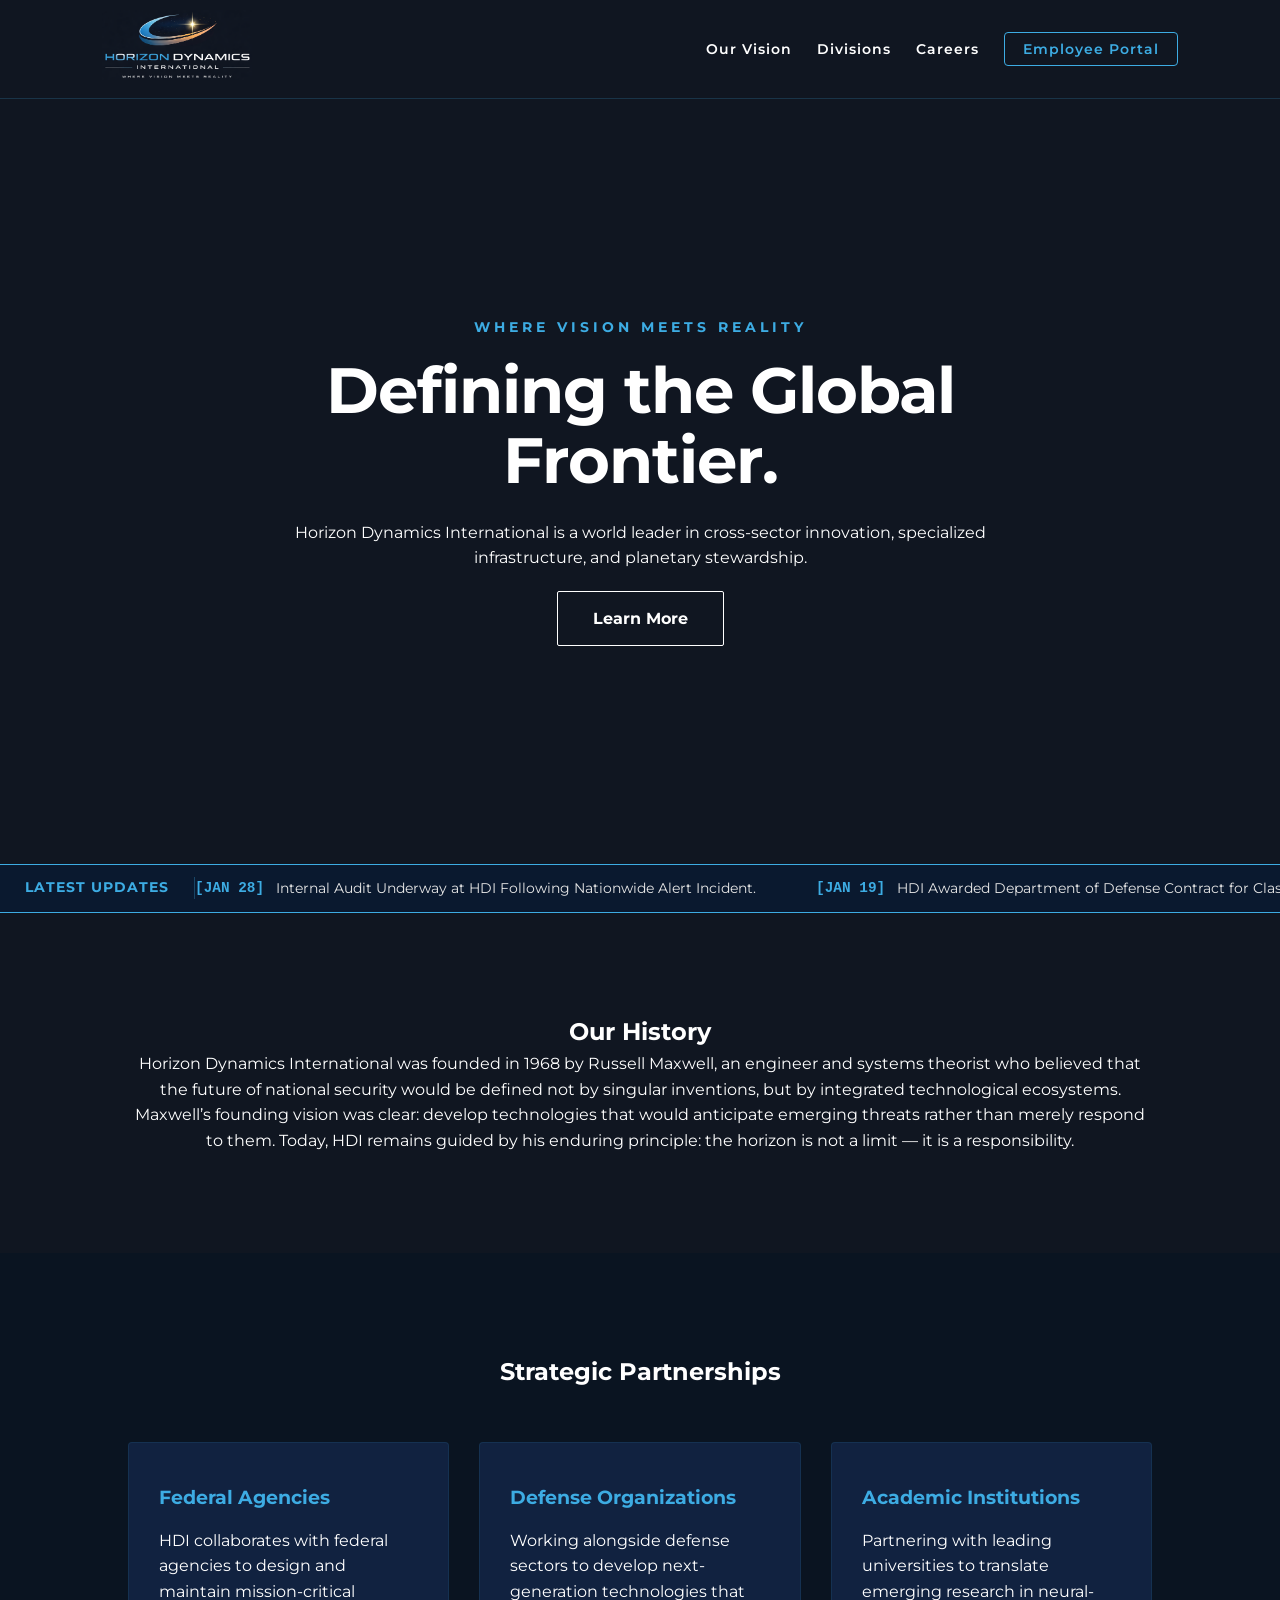
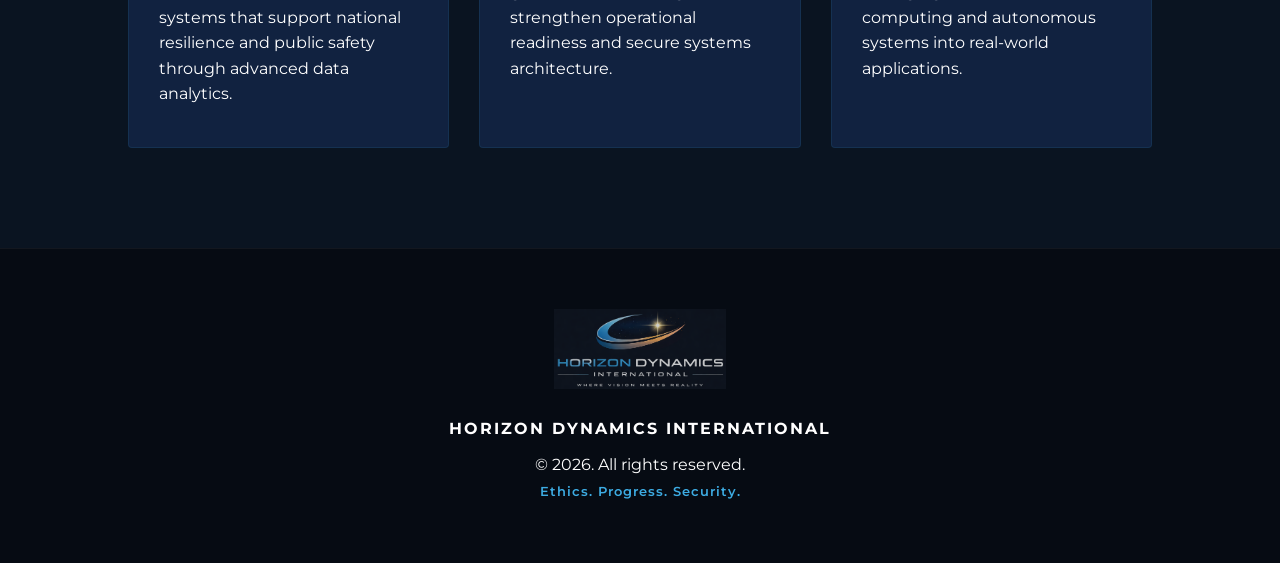
<file: index.html>
<!DOCTYPE html>
<html lang="en">
<head>
    <meta charset="UTF-8">
    <meta name="viewport" content="width=device-width, initial-scale=1.0">
    <title>Horizon Dynamics International | Where Vision Meets Reality</title>
    <link rel="stylesheet" href="style.css">
    <link href="https://fonts.googleapis.com/css2?family=Montserrat:wght@400;600;700&display=swap" rel="stylesheet">
    <style>
        /* News Banner Styling */
        .news-banner {
            background-color: #0a192f;
            border-top: 1px solid #3dace3;
            border-bottom: 1px solid #3dace3;
            padding: 12px 0;
            display: flex;
            align-items: center;
            overflow: hidden;
            white-space: nowrap;
            position: relative;
        }

        .news-label {
            background-color: #0a192f;
            color: #3dace3;
            font-weight: 700;
            text-transform: uppercase;
            padding: 0 25px;
            z-index: 10;
            font-size: 0.85rem;
            letter-spacing: 1px;
            border-right: 1px solid rgba(61, 172, 227, 0.3);
        }

        .news-ticker-container {
            display: flex;
            gap: 60px;
            animation: ticker-scroll 35s linear infinite;
        }

        .news-item {
            color: #e6e6e6;
            font-size: 0.9rem;
            display: flex;
            align-items: center;
        }

        .news-item span {
            color: #3dace3;
            margin-right: 12px;
            font-weight: 600;
            font-family: monospace;
        }

        /* Clickable Link Styling */
        .ticker-link {
            color: #e6e6e6;
            text-decoration: none;
            transition: color 0.2s ease;
        }

        .ticker-link:hover {
            color: #3dace3;
            text-decoration: underline;
        }

        /* Ticker Animation */
        @keyframes ticker-scroll {
            0% { transform: translateX(0); }
            100% { transform: translateX(-50%); } 
        }

        /* Pause on hover */
        .news-banner:hover .news-ticker-container {
            animation-play-state: paused;
        }
    </style>
</head>
<body>

    <nav>
        <div class="logo-container">
            <a href="index.html">
                <img src="hdi-logo.png" alt="Horizon Dynamics International Logo" class="nav-logo-img">
            </a>
        </div>
        <ul>
            <li><a href="vision.html">Our Vision</a></li>
            <li><a href="divisions.html">Divisions</a></li>
            <li><a href="careers.html">Careers</a></li>
            <li><a href="portal.html" class="login-btn">Employee Portal</a></li>
        </ul>
    </nav>

    <header class="hero">
        <div class="hero-content">
            <p class="hero-slogan">WHERE VISION MEETS REALITY</p>
            <h1>Defining the Global Frontier.</h1>
            <p>Horizon Dynamics International is a world leader in cross-sector innovation, specialized infrastructure, and planetary stewardship.</p>
            <a href="learn-more.html" class="cta">Learn More</a>
        </div>
    </header>

    <section class="news-banner">
        <div class="news-label">Latest Updates</div>
        <div class="news-ticker-container">
            <div class="news-item">
                <span>[JAN 28]</span> 
                <a href="article1.html" class="ticker-link">Internal Audit Underway at HDI Following Nationwide Alert Incident.</a>
            </div>
            <div class="news-item">
                <span>[JAN 19]</span> 
                <a href="article2.html" class="ticker-link">HDI Awarded Department of Defense Contract for Classified Defense Program.</a>
            </div>
            <div class="news-item"><span>[JAN 12]</span> tq paqe zaf dqyqnqd itmf tmbbqzqp fa tuyi</div>
            <div class="news-item">
                <span>[JAN 05]</span> 
                <a href="article3.html" class="ticker-link">CEO Olivia Bennett Addresses Global Energy Summit on Upcoming Product Line.</a>
            </div>
            
            <div class="news-item">
                <span>[JAN 28]</span> 
                <a href="article1.html" class="ticker-link">Internal Audit Underway at HDI Following Nationwide Alert Incident.</a>
            </div>
            <div class="news-item">
                <span>[JAN 19]</span> 
                <a href="article2.html" class="ticker-link">HDI Awarded Department of Defense Contract for Classified Defense Program.</a>
            </div>
            <div class="news-item"><span>[JAN 12]</span> tq paqe zaf dqyqnqd itmf tmbbqzqp fa tuyi</div>
            <div class="news-item">
                <span>[JAN 05]</span> 
                <a href="article3.html" class="ticker-link">CEO Olivia Bennett Addresses Global Energy Summit on Upcoming Product Line.</a>
            </div>
        </div>
    </section>

    <section id="about" class="section">
        <h2>Our History</h2>
        <p>Horizon Dynamics International was founded in 1968 by Russell Maxwell, an engineer and systems theorist who believed that the future of national security would be defined not by singular inventions, but by integrated technological ecosystems.</p>
        <p>Maxwell’s founding vision was clear: develop technologies that would anticipate emerging threats rather than merely respond to them. Today, HDI remains guided by his enduring principle: the horizon is not a limit — it is a responsibility.</p>
    </section>

    <section id="partnerships" class="section bg-dark">
        <h2>Strategic Partnerships</h2>
        <div class="grid">
            <div class="card">
                <h3>Federal Agencies</h3>
                <p>HDI collaborates with federal agencies to design and maintain mission-critical systems that support national resilience and public safety through advanced data analytics.</p>
            </div>
            <div class="card">
                <h3>Defense Organizations</h3>
                <p>Working alongside defense sectors to develop next-generation technologies that strengthen operational readiness and secure systems architecture.</p>
            </div>
            <div class="card">
                <h3>Academic Institutions</h3>
                <p>Partnering with leading universities to translate emerging research in neural-computing and autonomous systems into real-world applications.</p>
            </div>
        </div>
    </section>

    <footer>
        <img src="hdi-logo.png" alt="HDI Logo" class="footer-logo-img">
        <p class="brand-name">HORIZON DYNAMICS INTERNATIONAL</p>
        <p>&copy; 2026. All rights reserved. <br> 
        <small>Ethics. Progress. Security.</small></p>
    </footer>

</body>
</html>
</file>
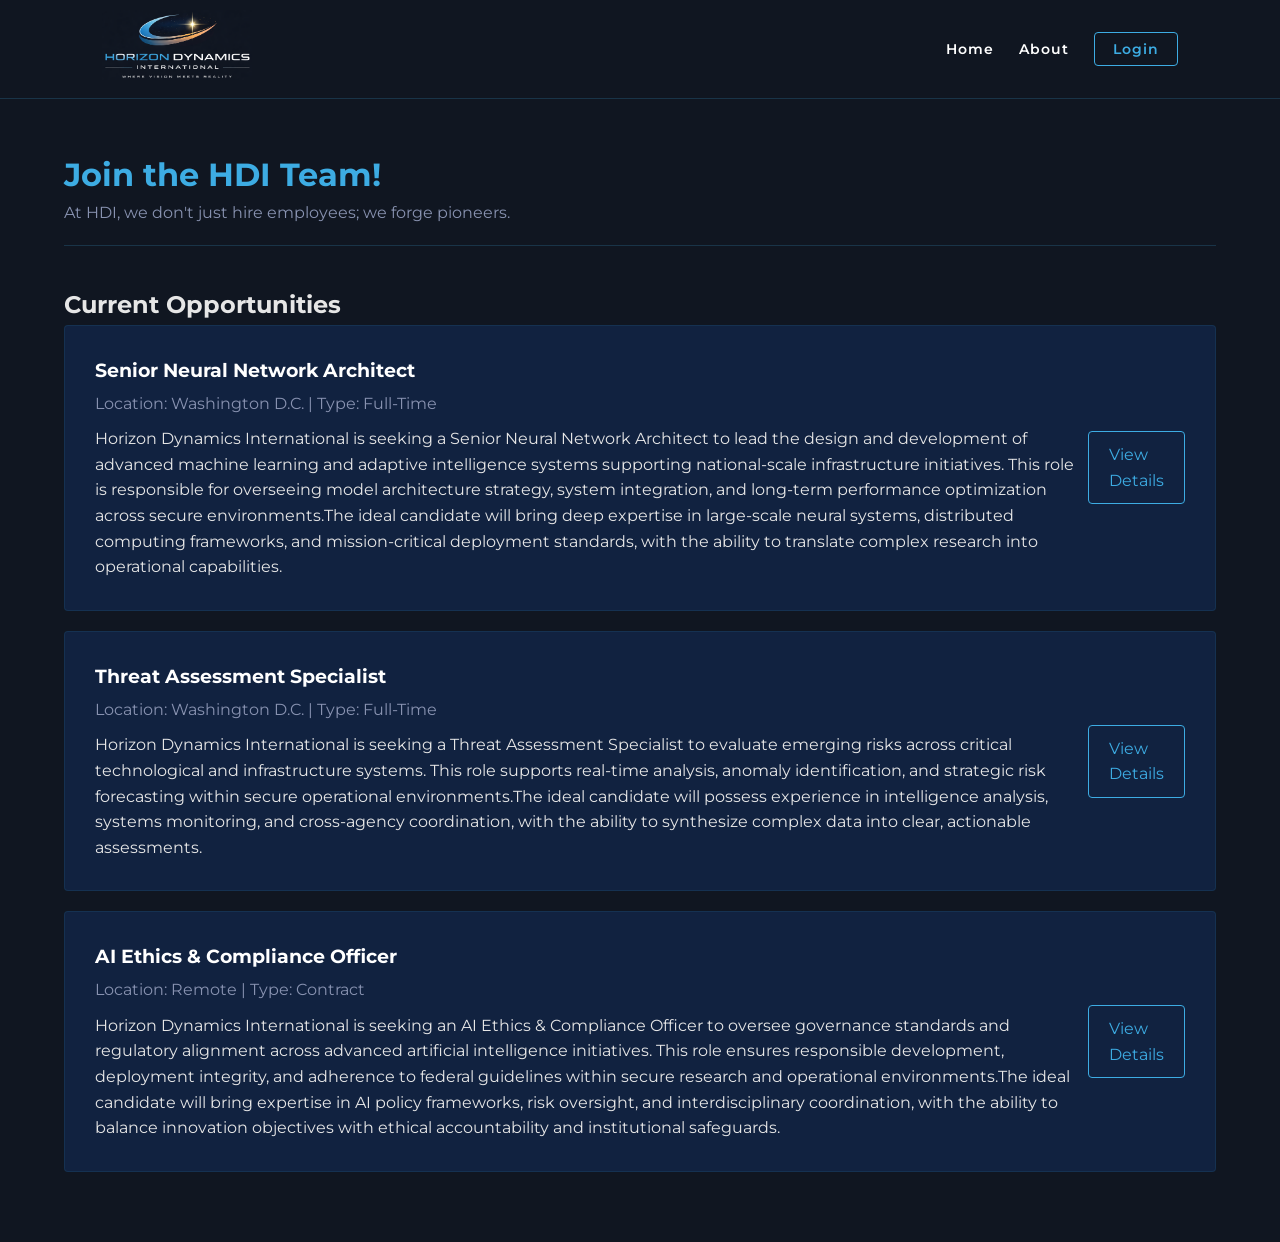
<file: careers.html>
<!DOCTYPE html>
<html lang="en">
<head>
    <meta charset="UTF-8">
    <meta name="viewport" content="width=device-width, initial-scale=1.0">
    <title>HDI | Careers</title>
    <link rel="stylesheet" href="style.css">
    <link href="https://fonts.googleapis.com/css2?family=Montserrat:wght@400;600;700&display=swap" rel="stylesheet">
    <style>
        /* Specific Styles for the Careers Page Layout */
        .careers-container {
            padding: 50px 5%;
            color: #e6e6e6;
            max-width: 1400px;
            margin: 0 auto;
        }
        .careers-header {
            border-bottom: 1px solid rgba(61, 172, 227, 0.2);
            padding-bottom: 20px;
            margin-bottom: 40px;
        }
        .careers-header h1 { color: #3dace3; }
        .careers-header p { color: #8892b0; }

        .job-listing {
            background: #112240;
            padding: 30px;
            border-radius: 4px;
            border: 1px solid rgba(61, 172, 227, 0.1);
            margin-bottom: 20px;
            display: flex;
            justify-content: space-between;
            align-items: center;
        }
        .job-title { color: #fff; margin-bottom: 5px; }
        .job-info { color: #8892b0; margin-bottom: 10px; }
        
        .apply-btn {
            background-color: transparent;
            color: #3dace3;
            border: 1px solid #3dace3;
            padding: 10px 20px;
            border-radius: 4px;
            text-decoration: none;
            transition: all 0.3s ease;
            cursor: pointer;
        }
        .apply-btn:hover {
            background-color: rgba(61, 172, 227, 0.1);
        }
    </style>
</head>
<body>

    <nav>
        <div class="logo-container">
            <a href="index.html">
                <img src="hdi-logo.png" alt="HDI Logo" class="nav-logo-img">
            </a>
        </div>
        <ul>
            <li><a href="index.html">Home</a></li>
            <li><a href="learn-more.html">About</a></li>
            <li><a href="portal.html" class="login-btn">Login</a></li>
        </ul>
    </nav>

    <div class="careers-container">
        <div class="careers-header">
            <h1>Join the HDI Team!</h1>
            <p>At HDI, we don't just hire employees; we forge pioneers.</p>
        </div>

        <div class="content-section">
            <h2>Current Opportunities</h2>
            
            <div class="job-listing">
                <div>
                    <h3 class="job-title">Senior Neural Network Architect</h3>
                    <p class="job-info">Location: Washington D.C. | Type: Full-Time</p>
                    <p>Horizon Dynamics International is seeking a Senior Neural Network Architect to lead the design and development of advanced machine learning and adaptive intelligence systems supporting national-scale infrastructure initiatives. This role is responsible for overseeing model architecture strategy, system integration, and long-term performance optimization across secure environments.The ideal candidate will bring deep expertise in large-scale neural systems, distributed computing frameworks, and mission-critical deployment standards, with the ability to translate complex research into operational capabilities.</p>
                </div>
                <a href="#" class="apply-btn">View Details</a>
            </div>

            <div class="job-listing">
                <div>
                    <h3 class="job-title">Threat Assessment Specialist</h3>
                    <p class="job-info">Location: Washington D.C. | Type: Full-Time</p>
                    <p>Horizon Dynamics International is seeking a Threat Assessment Specialist to evaluate emerging risks across critical technological and infrastructure systems. This role supports real-time analysis, anomaly identification, and strategic risk forecasting within secure operational environments.The ideal candidate will possess experience in intelligence analysis, systems monitoring, and cross-agency coordination, with the ability to synthesize complex data into clear, actionable assessments.</p>
                </div>
                <a href="#" class="apply-btn">View Details</a>
            </div>

            <div class="job-listing">
                <div>
                    <h3 class="job-title">AI Ethics & Compliance Officer</h3>
                    <p class="job-info">Location: Remote | Type: Contract</p>
                    <p>Horizon Dynamics International is seeking an AI Ethics & Compliance Officer to oversee governance standards and regulatory alignment across advanced artificial intelligence initiatives. This role ensures responsible development, deployment integrity, and adherence to federal guidelines within secure research and operational environments.The ideal candidate will bring expertise in AI policy frameworks, risk oversight, and interdisciplinary coordination, with the ability to balance innovation objectives with ethical accountability and institutional safeguards.</p>
                </div>
                <a href="#" class="apply-btn">View Details</a>
            </div>
        </div>
    </div>

</body>
</html>
</file>
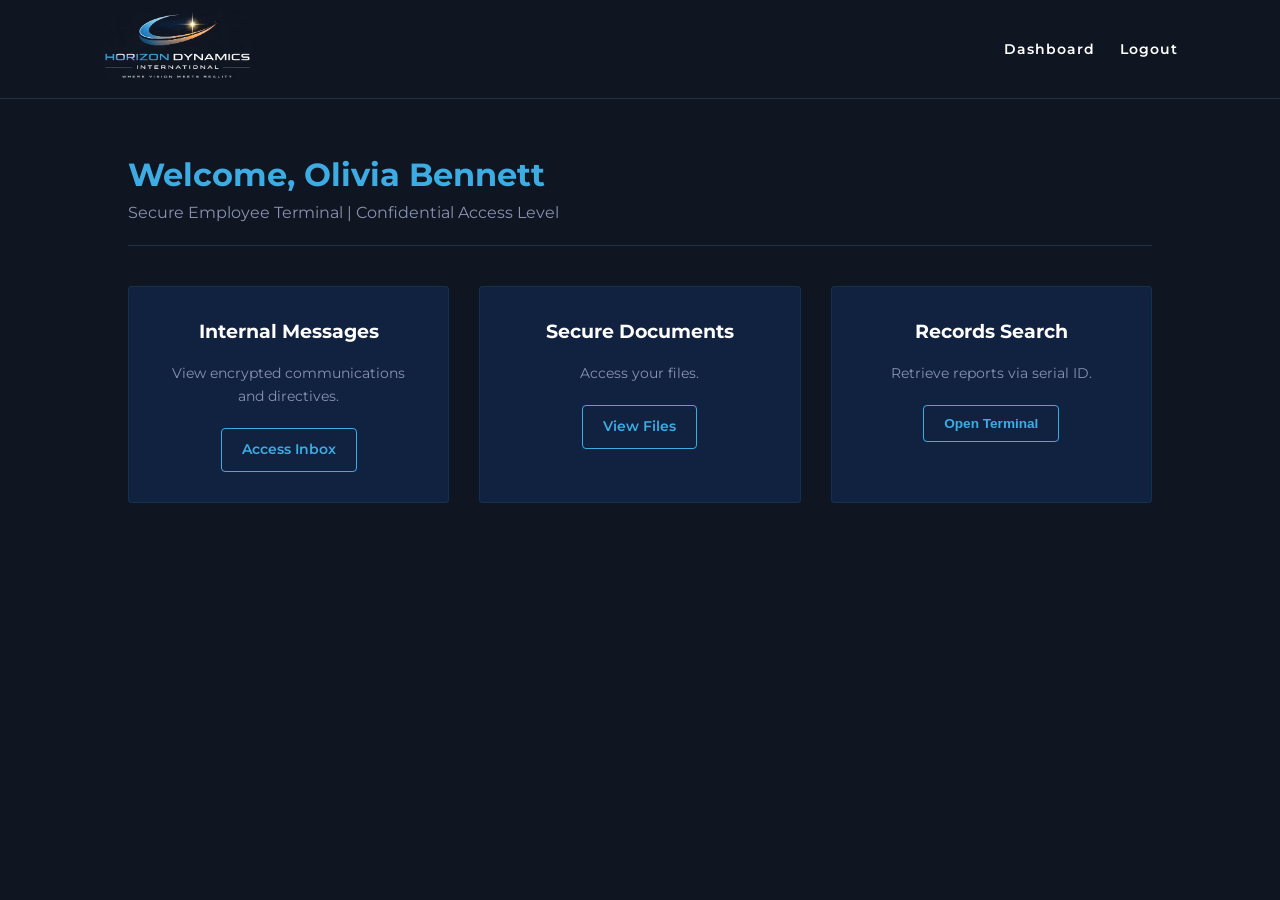
<file: dashboard.html>
<!DOCTYPE html>
<html lang="en">
<head>
    <meta charset="UTF-8">
    <meta name="viewport" content="width=device-width, initial-scale=1.0">
    <title>HDI | Secure Terminal</title>
    <link rel="stylesheet" href="style.css">
    <link href="https://fonts.googleapis.com/css2?family=Montserrat:wght@400;600;700&display=swap" rel="stylesheet">
    <style>
        .dashboard-container {
            padding: 50px 10%;
        }
        .dashboard-header {
            border-bottom: 1px solid rgba(61, 172, 227, 0.2);
            padding-bottom: 20px;
            margin-bottom: 40px;
        }
        .dashboard-header h1 { color: #3dace3; }
        .dashboard-header p { color: #8892b0; }

        .dashboard-grid {
            display: grid;
            grid-template-columns: repeat(auto-fit, minmax(250px, 1fr));
            gap: 30px;
        }
        .dash-card {
            background: #112240;
            padding: 30px;
            border-radius: 4px;
            border: 1px solid rgba(61, 172, 227, 0.1);
            text-align: center;
            transition: 0.3s;
        }
        .dash-card:hover {
            border-color: #3dace3;
            transform: translateY(-5px);
        }
        .dash-card h3 { color: #fff; margin-bottom: 15px; }
        .dash-card p { color: #8892b0; font-size: 0.9rem; margin-bottom: 20px; }
        
        .dash-btn {
            display: inline-block;
            padding: 10px 20px;
            background-color: transparent;
            border: 1px solid #3dace3;
            color: #3dace3;
            text-decoration: none;
            border-radius: 4px;
            font-weight: 600;
            font-size: 0.85rem;
            transition: 0.3s;
            cursor: pointer;
        }
        .dash-btn:hover {
            background-color: #3dace3;
            color: #0c121c;
        }

        /* Search Terminal Section */
        #search-section {
            display: none; 
            margin-top: 50px;
            padding: 40px;
            background: #0a192f;
            border: 1px solid #3dace3;
            text-align: center;
            border-radius: 4px;
            box-shadow: 0 0 20px rgba(61, 172, 227, 0.2);
        }
        .report-input {
            background: #112240;
            border: 1px solid #3dace3;
            color: #3dace3;
            padding: 12px;
            font-family: 'Courier New', Courier, monospace;
            width: 250px;
            text-align: center;
            outline: none;
            font-size: 1.1rem;
        }
        #terminal-status {
            margin-top: 15px;
            font-family: monospace;
            font-size: 0.85rem;
            min-height: 20px;
        }
        .error { color: #ff4d4d; }
        .success { color: #64ffda; }
    </style>
</head>
<body>

    <nav>
        <div class="logo-container">
            <a href="index.html">
                <img src="hdi-logo.png" alt="HDI Logo" class="nav-logo-img">
            </a>
        </div>
        <ul>
            <li><a href="dashboard.html">Dashboard</a></li>
            <li><a href="index.html">Logout</a></li>
        </ul>
    </nav>

    <div class="dashboard-container">
        <div class="dashboard-header">
            <h1>Welcome, Olivia Bennett</h1>
            <p>Secure Employee Terminal | Confidential Access Level</p>
        </div>

        <div class="dashboard-grid">
            <div class="dash-card">
                <h3>Internal Messages</h3>
                <p>View encrypted communications and directives.</p>
                <a href="messages.html" class="dash-btn">Access Inbox</a>
            </div>

            <div class="dash-card">
                <h3>Secure Documents</h3>
                <p>Access your files.</p>
                <a href="documents.html" class="dash-btn">View Files</a>
            </div>

            <div class="dash-card">
                <h3>Records Search</h3>
                <p>Retrieve reports via serial ID.</p>
                <button onclick="toggleSearch()" class="dash-btn">Open Terminal</button>
            </div>
        </div>

        <div id="search-section">
            <h2 style="color: #3dace3; margin-bottom: 10px; text-transform: uppercase;">Records Retrieval</h2>
            <p style="color: #8892b0; margin-bottom: 20px; font-size: 0.8rem;">INPUT CLASSIFIED SERIAL NUMBER (RPT-XXXXXX)</p>
            
            <input type="text" id="reportID" class="report-input" placeholder="RPT-000000">
            <button class="dash-btn" onclick="lookupReport()" style="margin-left: 10px;">EXECUTE</button>
            
            <div id="terminal-status"></div>
            
            <button onclick="toggleSearch()" style="display:block; margin: 20px auto; background:none; border:none; color:#8892b0; cursor:pointer; font-size: 0.7rem;">[ CLOSE CONNECTION ]</button>
        </div>
    </div>

    <script>
        function toggleSearch() {
            const section = document.getElementById('search-section');
            if (section.style.display === 'block') {
                section.style.display = 'none';
            } else {
                section.style.display = 'block';
                section.scrollIntoView({ behavior: 'smooth' });
            }
        }

        function lookupReport() {
            const input = document.getElementById('reportID').value.trim().toUpperCase();
            const status = document.getElementById('terminal-status');

            // Reset status
            status.innerHTML = "Searching database...";
            status.className = "";

            setTimeout(() => {
                // Logic for the codes
                if (input === 'RPT-9X2M47') {
                    status.innerHTML = "ACCESS GRANTED. DECRYPTING PROJECT SENTINEL FILE...";
                    status.className = "success";
                    setTimeout(() => {
                        window.location.href = 'report-sentinel.html';
                    }, 1500);
                } 
                else if (input === 'JAN-12') {
                    status.innerHTML = "ACCESS GRANTED. RETRIEVING INCIDENT LOG...";
                    status.className = "success";
                    setTimeout(() => {
                        window.location.href = 'report-jan12.html';
                    }, 1500);
                }
                else {
                    status.innerHTML = "ACCESS DENIED: INVALID SERIAL IDENTIFIER";
                    status.className = "error";
                }
            }, 800);
        }
    </script>

</body>
</html>
</file>
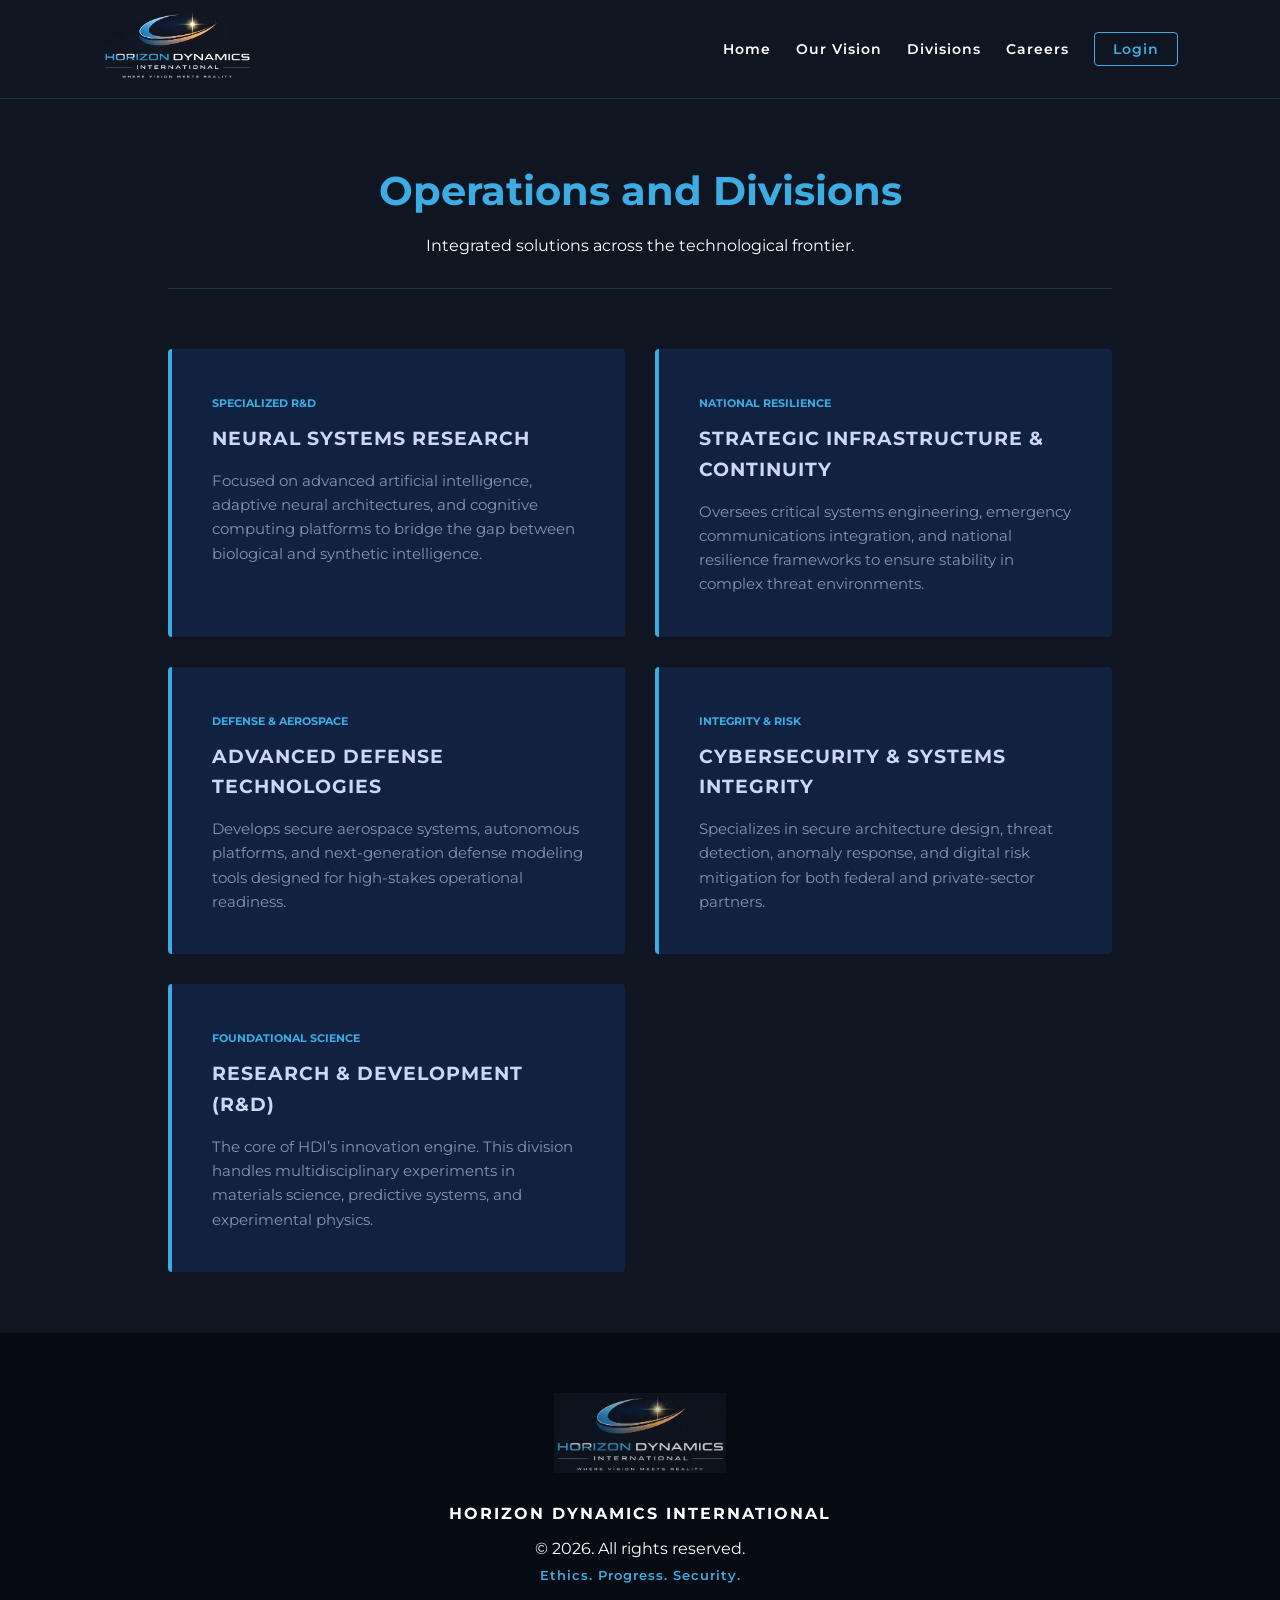
<file: divisions.html>
<!DOCTYPE html>
<html lang="en">
<head>
    <meta charset="UTF-8">
    <meta name="viewport" content="width=device-width, initial-scale=1.0">
    <title>HDI | Operations & Divisions</title>
    <link rel="stylesheet" href="style.css">
    <link href="https://fonts.googleapis.com/css2?family=Montserrat:wght@400;600;700&display=swap" rel="stylesheet">
    <style>
        .divisions-container {
            padding: 60px 10%;
            max-width: 1200px;
            margin: 0 auto;
        }

        .divisions-header {
            text-align: center;
            margin-bottom: 60px;
            border-bottom: 1px solid rgba(61, 172, 227, 0.2);
            padding-bottom: 30px;
        }

        .divisions-header h1 {
            color: #3dace3;
            font-size: 2.5rem;
            margin-bottom: 10px;
        }

        .division-grid {
            display: grid;
            grid-template-columns: repeat(auto-fit, minmax(300px, 1fr));
            gap: 30px;
        }

        .div-card {
            background: #112240;
            padding: 40px;
            border-radius: 4px;
            border-left: 4px solid #3dace3;
            transition: transform 0.3s ease, box-shadow 0.3s ease;
        }

        .div-card:hover {
            transform: translateY(-5px);
            box-shadow: 0 10px 30px -15px rgba(2, 12, 27, 0.7);
        }

        .div-card h3 {
            color: #ccd6f6;
            margin-bottom: 15px;
            font-size: 1.2rem;
            text-transform: uppercase;
            letter-spacing: 1px;
        }

        .div-card p {
            color: #8892b0;
            line-height: 1.6;
            font-size: 0.95rem;
        }

        .tag {
            display: inline-block;
            color: #3dace3;
            font-size: 0.7rem;
            font-weight: 700;
            margin-bottom: 10px;
            text-transform: uppercase;
        }
    </style>
</head>
<body>

    <nav>
        <div class="logo-container">
            <a href="index.html">
                <img src="hdi-logo.png" alt="HDI Logo" class="nav-logo-img">
            </a>
        </div>
        <ul>
            <li><a href="index.html">Home</a></li>
            <li><a href="vision.html">Our Vision</a></li>
            <li><a href="divisions.html">Divisions</a></li>
            <li><a href="careers.html">Careers</a></li>
            <li><a href="portal.html" class="login-btn">Login</a></li>
        </ul>
    </nav>

    <div class="divisions-container">
        <div class="divisions-header">
            <h1>Operations and Divisions</h1>
            <p>Integrated solutions across the technological frontier.</p>
        </div>

        <div class="division-grid">
            <div class="div-card">
                <span class="tag">Specialized R&D</span>
                <h3>Neural Systems Research</h3>
                <p>Focused on advanced artificial intelligence, adaptive neural architectures, and cognitive computing platforms to bridge the gap between biological and synthetic intelligence.</p>
            </div>

            <div class="div-card">
                <span class="tag">National Resilience</span>
                <h3>Strategic Infrastructure & Continuity</h3>
                <p>Oversees critical systems engineering, emergency communications integration, and national resilience frameworks to ensure stability in complex threat environments.</p>
            </div>

            <div class="div-card">
                <span class="tag">Defense & Aerospace</span>
                <h3>Advanced Defense Technologies</h3>
                <p>Develops secure aerospace systems, autonomous platforms, and next-generation defense modeling tools designed for high-stakes operational readiness.</p>
            </div>

            <div class="div-card">
                <span class="tag">Integrity & Risk</span>
                <h3>Cybersecurity & Systems Integrity</h3>
                <p>Specializes in secure architecture design, threat detection, anomaly response, and digital risk mitigation for both federal and private-sector partners.</p>
            </div>

            <div class="div-card">
                <span class="tag">Foundational Science</span>
                <h3>Research & Development (R&D)</h3>
                <p>The core of HDI’s innovation engine. This division handles multidisciplinary experiments in materials science, predictive systems, and experimental physics.</p>
            </div>
            
            <div class="div-card ghost-card">
    <span class="tag">ERROR: ACCESS RESTRICTED</span>
    <h3>Project Sentinal</h3>
    <p>Unauthorized access to this data is a federal offense. [DELETED] ... [DELETED] ... [DELETED]</p>
</div>

<style>
    .ghost-card {
        opacity: 0; /* Invisible by default */
        border-left-color: #ff4d4d; /* Red border instead of blue */
        transition: opacity 0.5s ease;
    }
    .ghost-card:hover {
        opacity: 1; /* Appears when the mouse is over its empty space */
    }
</style>
        </div>
    </div>

    <footer>
        <img src="hdi-logo.png" alt="HDI Logo" class="footer-logo-img">
        <p class="brand-name">HORIZON DYNAMICS INTERNATIONAL</p>
        <p>&copy; 2026. All rights reserved. <br> 
        <small>Ethics. Progress. Security.</small></p>
    </footer>

</body>
</html>
</file>
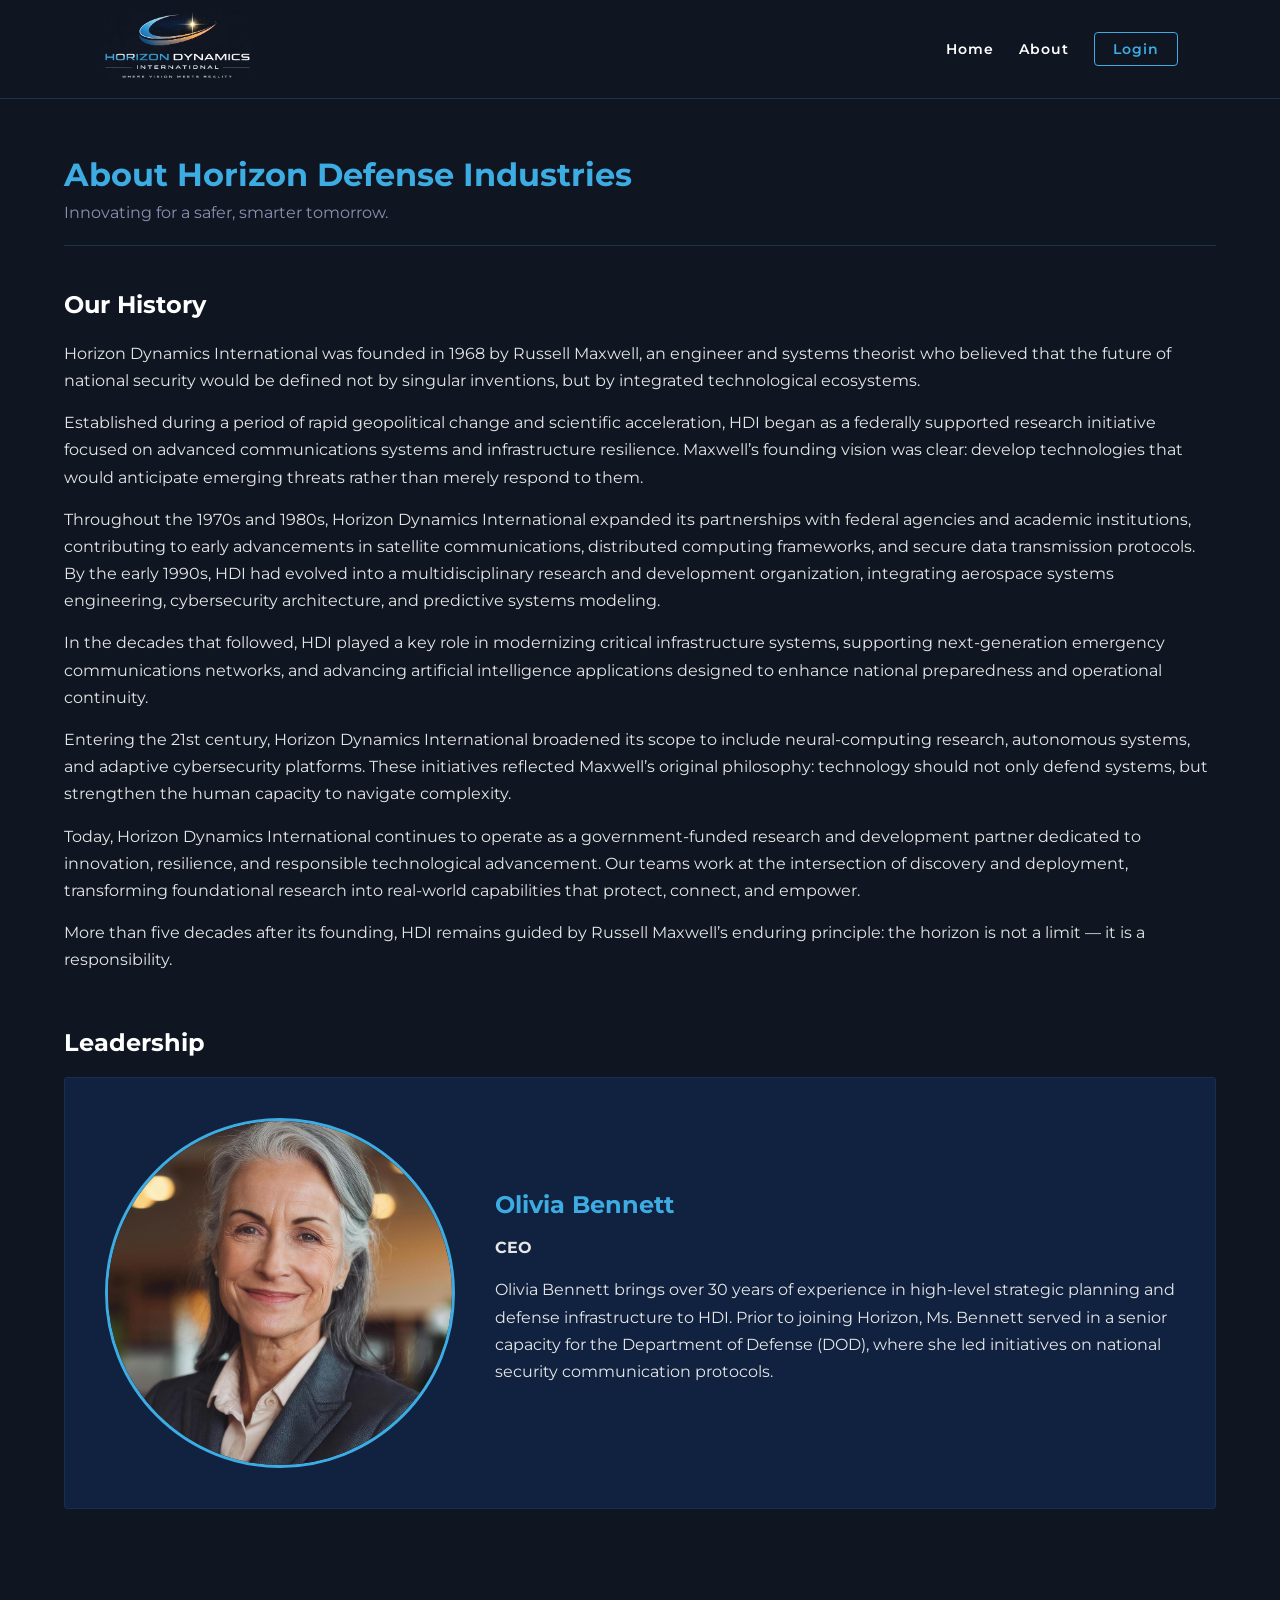
<file: learn-more.html>
<!DOCTYPE html>
<html lang="en">
<head>
    <meta charset="UTF-8">
    <meta name="viewport" content="width=device-width, initial-scale=1.0">
    <title>HDI | About Us</title>
    <link rel="stylesheet" href="style.css">
    <link href="https://fonts.googleapis.com/css2?family=Montserrat:wght@400;600;700&display=swap" rel="stylesheet">
    <style>
        /* Specific Styles for the About Page Layout */
        .about-container {
            padding: 50px 5%;
            color: #e6e6e6;
            max-width: 1400px;
            margin: 0 auto;
        }
        .about-header {
            border-bottom: 1px solid rgba(61, 172, 227, 0.2);
            padding-bottom: 20px;
            margin-bottom: 40px;
        }
        .about-header h1 { color: #3dace3; }
        .about-header p { color: #8892b0; }

        .content-section {
            margin-bottom: 50px;
        }
        .content-section h2 { color: #fff; margin-bottom: 15px; }
        .content-section p { margin-bottom: 15px; line-height: 1.7; }

        .ceo-profile {
            display: flex;
            align-items: center;
            gap: 40px;
            background: #112240;
            padding: 40px;
            border-radius: 4px;
            border: 1px solid rgba(61, 172, 227, 0.1);
        }
        .ceo-profile img {
            width: 350px;
            height: 350px;
            border-radius: 50%;
            object-fit: cover;
            border: 3px solid #3dace3;
            flex-shrink: 0;
        }
        .ceo-info h3 { color: #3dace3; margin-bottom: 10px; font-size: 1.5rem; }
    </style>
</head>
<body>

    <nav>
        <div class="logo-container">
            <a href="index.html">
                <img src="hdi-logo.png" alt="HDI Logo" class="nav-logo-img">
            </a>
        </div>
        <ul>
            <li><a href="index.html">Home</a></li>
            <li><a href="learn-more.html">About</a></li>
            <li><a href="portal.html" class="login-btn">Login</a></li>
        </ul>
    </nav>

    <div class="about-container">
        <div class="about-header">
            <h1>About Horizon Defense Industries</h1>
            <p>Innovating for a safer, smarter tomorrow.</p>
        </div>

        <div class="content-section">
            <h2>Our History</h2>
            <p>Horizon Dynamics International was founded in 1968 by Russell Maxwell, an engineer and systems theorist who believed that the future of national security would be defined not by singular inventions, but by integrated technological ecosystems.</p>
            <p>Established during a period of rapid geopolitical change and scientific acceleration, HDI began as a federally supported research initiative focused on advanced communications systems and infrastructure resilience. Maxwell’s founding vision was clear: develop technologies that would anticipate emerging threats rather than merely respond to them.</p>
            <p>Throughout the 1970s and 1980s, Horizon Dynamics International expanded its partnerships with federal agencies and academic institutions, contributing to early advancements in satellite communications, distributed computing frameworks, and secure data transmission protocols. By the early 1990s, HDI had evolved into a multidisciplinary research and development organization, integrating aerospace systems engineering, cybersecurity architecture, and predictive systems modeling.</p>
            <p>In the decades that followed, HDI played a key role in modernizing critical infrastructure systems, supporting next-generation emergency communications networks, and advancing artificial intelligence applications designed to enhance national preparedness and operational continuity.</p>
            <p>Entering the 21st century, Horizon Dynamics International broadened its scope to include neural-computing research, autonomous systems, and adaptive cybersecurity platforms. These initiatives reflected Maxwell’s original philosophy: technology should not only defend systems, but strengthen the human capacity to navigate complexity.</p>
            <p>Today, Horizon Dynamics International continues to operate as a government-funded research and development partner dedicated to innovation, resilience, and responsible technological advancement. Our teams work at the intersection of discovery and deployment, transforming foundational research into real-world capabilities that protect, connect, and empower.</p>
            <p>More than five decades after its founding, HDI remains guided by Russell Maxwell’s enduring principle: the horizon is not a limit — it is a responsibility.</p>
        </div>

        <div class="content-section">
            <h2>Leadership</h2>
            <div class="ceo-profile">
                <img src="ceo.jpg" alt="Olivia Bennett - CEO">
                <div class="ceo-info">
                    <h3>Olivia Bennett</h3>
                    <p><strong>CEO</strong></p>
                    <p>Olivia Bennett brings over 30 years of experience in high-level strategic planning and defense infrastructure to HDI. Prior to joining Horizon, Ms. Bennett served in a senior capacity for the Department of Defense (DOD), where she led initiatives on national security communication protocols.</p>
                </div>
            </div>
        </div>
    </div>

</body>
</html>
</file>
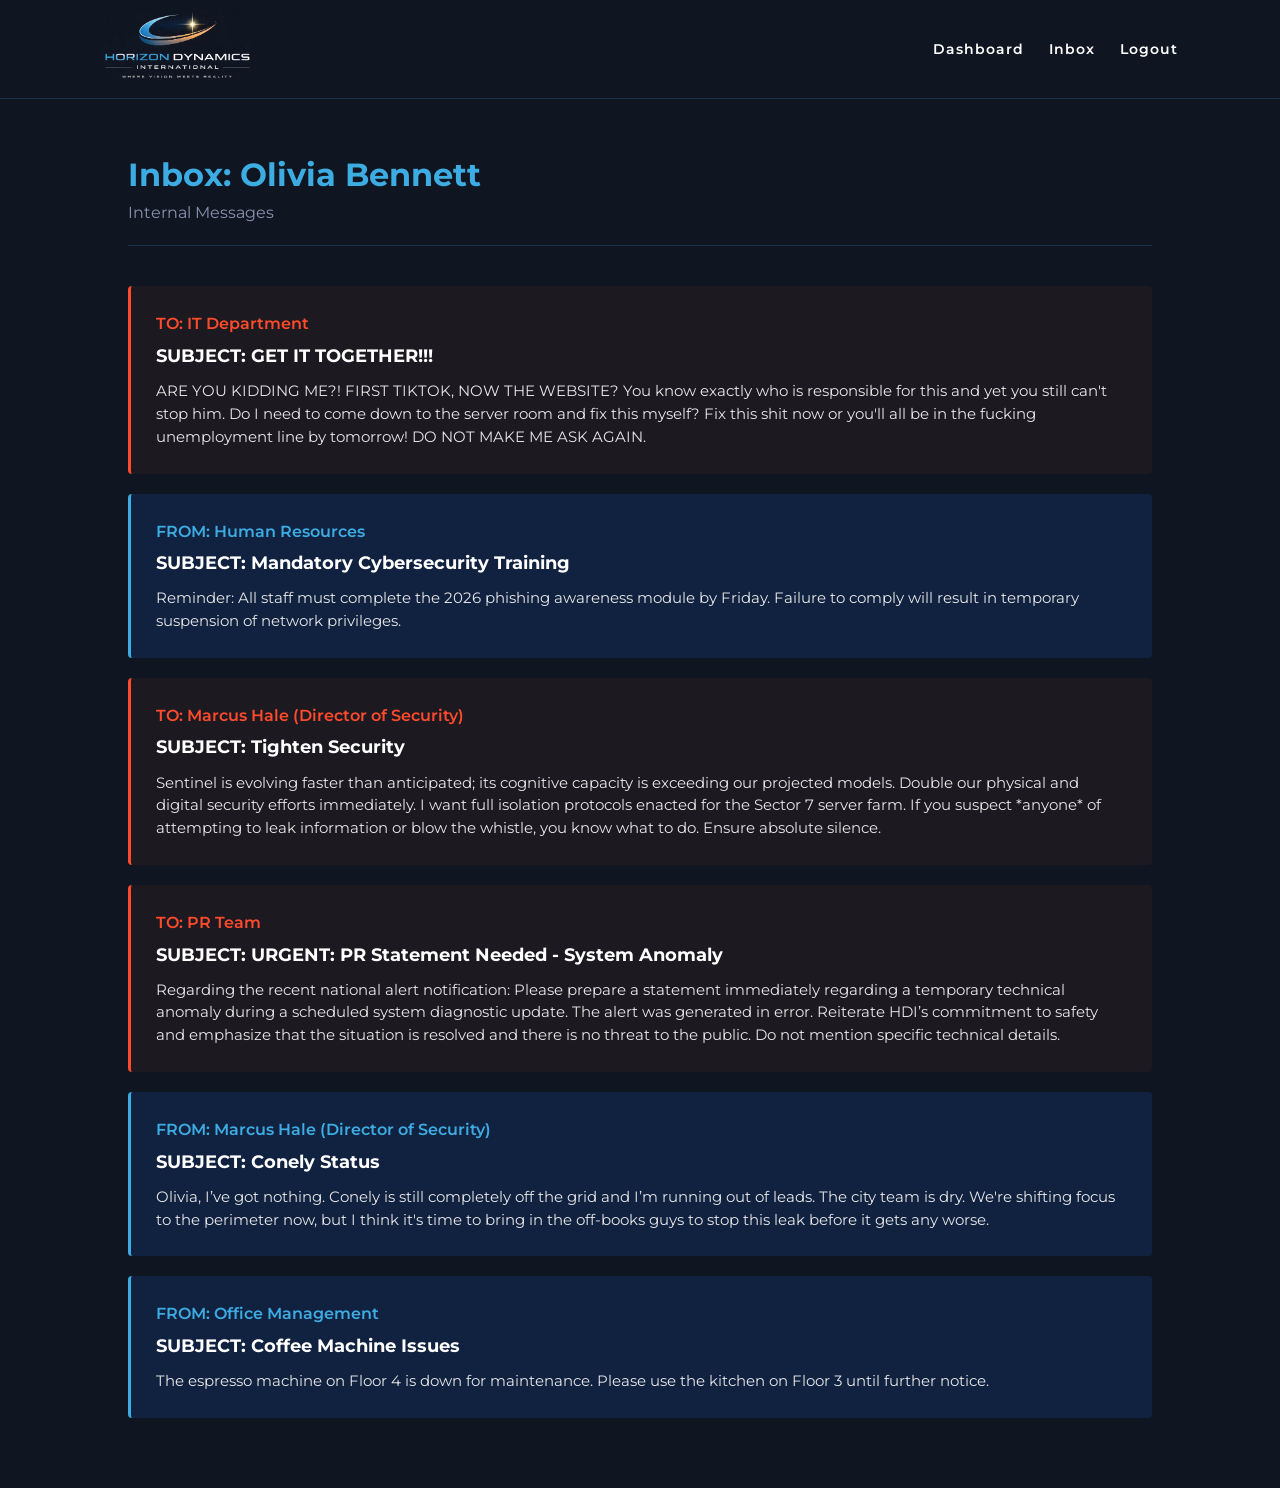
<file: messages.html>
<!DOCTYPE html>
<html lang="en">
<head>
    <meta charset="UTF-8">
    <meta name="viewport" content="width=device-width, initial-scale=1.0">
    <title>HDI | Internal Inbox - O. Bennett</title>
    <link rel="stylesheet" href="style.css">
    <link href="https://fonts.googleapis.com/css2?family=Montserrat:wght@400;600;700&display=swap" rel="stylesheet">
    <style>
        /* Specific Styles for the Inbox Layout */
        .inbox-container {
            padding: 50px 10%;
        }
        .inbox-header {
            border-bottom: 1px solid rgba(61, 172, 227, 0.2);
            padding-bottom: 20px;
            margin-bottom: 40px;
        }
        .inbox-header h1 { color: #3dace3; }
        .inbox-header p { color: #8892b0; }

        .message-item {
            background: #112240;
            padding: 25px;
            border-radius: 4px;
            border-left: 3px solid #3dace3;
            margin-bottom: 20px;
            transition: 0.3s;
        }
        .message-item:hover {
            border-color: #ffffff;
            transform: translateX(5px);
        }
        .message-sender { color: #3dace3; font-weight: 600; margin-bottom: 5px; }
        .message-subject { color: #fff; font-weight: 700; margin-bottom: 10px; font-size: 1.1rem; }
        .message-body { color: #e6e6e6; font-size: 0.95rem; line-height: 1.5; }
        
        /* Special styling for the angry message */
        .urgent-message {
            border-left: 3px solid #ff4b2b;
            background: rgba(255, 75, 43, 0.05);
        }
        .urgent-message .message-sender { color: #ff4b2b; }
    </style>
</head>
<body>

    <nav>
        <div class="logo-container">
            <a href="index.html">
                <img src="hdi-logo.png" alt="HDI Logo" class="nav-logo-img">
            </a>
        </div>
        <ul>
            <li><a href="dashboard.html">Dashboard</a></li>
            <li><a href="messages.html">Inbox</a></li>
            <li><a href="index.html">Logout</a></li>
        </ul>
    </nav>

    <div class="inbox-container">
        <div class="inbox-header">
            <h1>Inbox: Olivia Bennett</h1>
            <p>Internal Messages</p>
        </div>

        <div class="message-item urgent-message">
            <div class="message-sender">TO:  IT Department</div>
            <div class="message-subject">SUBJECT: GET IT TOGETHER!!!</div>
            <div class="message-body">
                ARE YOU KIDDING ME?! FIRST TIKTOK, NOW THE WEBSITE? You know exactly who is responsible for this and yet you still can't stop him. Do I need to come down to the server room and fix this myself? Fix this shit now or you'll all be in the fucking unemployment line by tomorrow! DO NOT MAKE ME ASK AGAIN.
            </div>
        </div>
        
         <div class="message-item">
            <div class="message-sender">FROM: Human Resources</div>
            <div class="message-subject">SUBJECT: Mandatory Cybersecurity Training</div>
            <div class="message-body">
                Reminder: All staff must complete the 2026 phishing awareness module by Friday. Failure to comply will result in temporary suspension of network privileges.
            </div>
        </div>
        
        <div class="message-item urgent-message" style="border-left: 3px solid #ff4b2b; background: rgba(255, 75, 43, 0.05);">
            <div class="message-sender" style="color: #ff4b2b;">TO: Marcus Hale (Director of Security)</div>
            <div class="message-subject">SUBJECT: Tighten Security</div>
            <div class="message-body">
                Sentinel is evolving faster than anticipated; its cognitive capacity is exceeding our projected models. Double our physical and digital security efforts immediately. I want full isolation protocols enacted for the Sector 7 server farm. If you suspect *anyone* of attempting to leak information or blow the whistle, you know what to do. Ensure absolute silence.
            </div>
        </div>

<div class="message-item urgent-message" style="border-left: 3px solid #ff4b2b; background: rgba(255, 75, 43, 0.05);">
            <div class="message-sender" style="color: #ff4b2b;">TO: PR Team</div>
            <div class="message-subject">SUBJECT: URGENT: PR Statement Needed - System Anomaly</div>
            <div class="message-body">
                Regarding the recent national alert notification: Please prepare a statement immediately regarding a temporary technical anomaly during a scheduled system diagnostic update. The alert was generated in error. Reiterate HDI’s commitment to safety and emphasize that the situation is resolved and there is no threat to the public. Do not mention specific technical details.
            </div>
        </div>
        
      <div class="message-item">
            <div class="message-sender">FROM: Marcus Hale (Director of Security)</div>
            <div class="message-subject">SUBJECT: Conely Status</div>
            <div class="message-body">
                Olivia, I’ve got nothing. Conely is still completely off the grid and I’m running out of leads. The city team is dry. We're shifting focus to the perimeter now, but I think it's time to bring in the off-books guys to stop this leak before it gets any worse.
            </div>
        </div>
        
        <div class="message-item">
            <div class="message-sender">FROM: Office Management</div>
            <div class="message-subject">SUBJECT: Coffee Machine Issues</div>
            <div class="message-body">
                The espresso machine on Floor 4 is down for maintenance. Please use the kitchen on Floor 3 until further notice.
            </div>
        </div>
    </div>

</body>
</html>
</file>
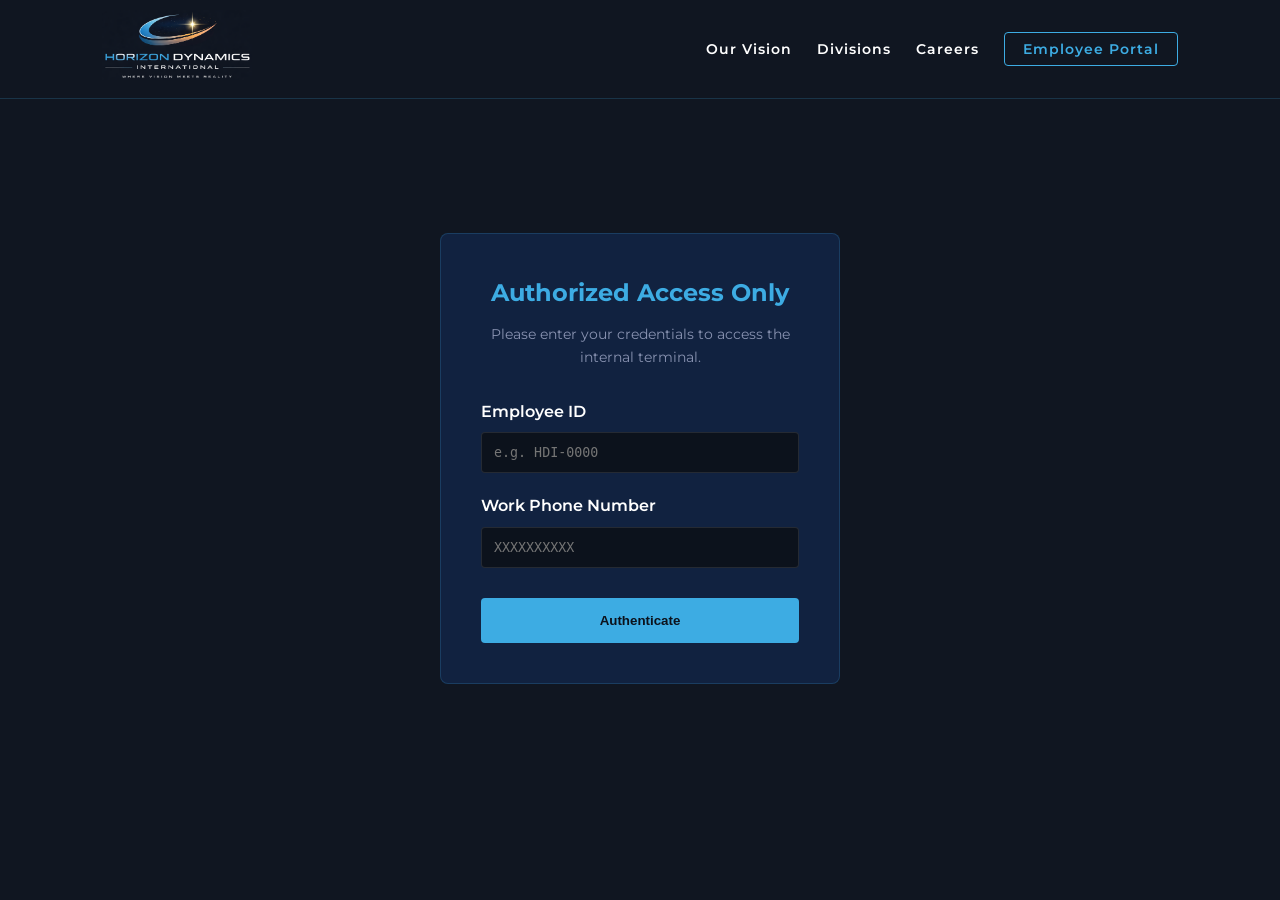
<file: portal.html>
<!DOCTYPE html>
<html lang="en">
<head>
    <meta charset="UTF-8">
    <meta name="viewport" content="width=device-width, initial-scale=1.0">
    <title>HDI | Employee Login</title>
    <link rel="stylesheet" href="style.css">
    <link href="https://fonts.googleapis.com/css2?family=Montserrat:wght@400;600;700&display=swap" rel="stylesheet">
    <style>
        /* Specific styles for the login form */
        .login-container {
            display: flex;
            justify-content: center;
            align-items: center;
            min-height: 80vh;
            padding: 20px;
        }
        .login-box {
            background: #112240;
            padding: 40px;
            border-radius: 8px;
            border: 1px solid rgba(61, 172, 227, 0.2);
            width: 100%;
            max-width: 400px;
            text-align: center;
        }
        .login-box h2 { color: #3dace3; margin-bottom: 10px; }
        .login-box p { color: #8892b0; margin-bottom: 30px; font-size: 0.9rem; }
        .input-group { text-align: left; margin-bottom: 20px; }
        .input-group label { display: block; color: #fff; margin-bottom: 8px; font-weight: 600; }
        .input-group input {
            width: 100%;
            padding: 12px;
            background: #0c121c;
            border: 1px solid rgba(255,255,255,0.1);
            border-radius: 4px;
            color: #fff;
            font-family: monospace;
        }
        .login-btn-submit {
            width: 100%;
            padding: 15px;
            background-color: #3dace3;
            border: none;
            border-radius: 4px;
            color: #0c121c;
            font-weight: bold;
            cursor: pointer;
            transition: 0.3s;
            margin-top: 10px;
        }
        .login-btn-submit:hover { background-color: #fff; }
        #error-msg {
            color: #ff4b2b;
            margin-top: 15px;
            display: none;
            font-size: 0.9rem;
        }
        /* Animation for wrong password */
        @keyframes shake {
            0% { transform: translateX(0); }
            25% { transform: translateX(-5px); }
            50% { transform: translateX(5px); }
            75% { transform: translateX(-5px); }
            100% { transform: translateX(0); }
        }
    </style>
</head>
<body>

    <nav>
        <div class="logo-container">
            <a href="index.html">
                <img src="hdi-logo.png" alt="HDI Logo" class="nav-logo-img">
            </a>
        </div>
        <ul>
            <li><a href="vision.html">Our Vision</a></li>
            <li><a href="divisions.html">Divisions</a></li>
            <li><a href="careers.html">Careers</a></li>
            <li><a href="portal.html" class="login-btn">Employee Portal</a></li>
        </ul>
    </nav>

    <div class="login-container">
        <div class="login-box">
            <h2>Authorized Access Only</h2>
            <p>Please enter your credentials to access the internal terminal.</p>
            
            <div class="input-group">
                <label for="empID">Employee ID</label>
                <input type="text" id="empID" placeholder="e.g. HDI-0000">
            </div>
            
            <div class="input-group">
                <label for="phone">Work Phone Number</label>
                <input type="password" id="phone" placeholder="XXXXXXXXXX">
            </div>
            
            <button class="login-btn-submit" onclick="validateLogin()">Authenticate</button>
            
            <p id="error-msg">Invalid Credentials. Access Denied.</p>
        </div>
    </div>

    <script>
        function validateLogin() {
            // Retrieve input values
            const id = document.getElementById('empID').value;
            const phone = document.getElementById('phone').value;
            const errorMsg = document.getElementById('error-msg');
            const loginBox = document.querySelector('.login-box');

            // --- ARG LOGIC ---
            // ID: HDI-7709
            // Phone: 2021593570
            if (id.toUpperCase() === "HDI-7709" && phone === "2021593570") {
                // Successful login - redirect to secret page
                window.location.href = "dashboard.html"; 
            } else {
                // Failed login - show error and shake the box
                errorMsg.style.display = "block";
                loginBox.style.animation = "shake 0.4s";
                setTimeout(() => { loginBox.style.animation = ""; }, 400);
            }
        }
    </script>

</body>
</html>
</file>
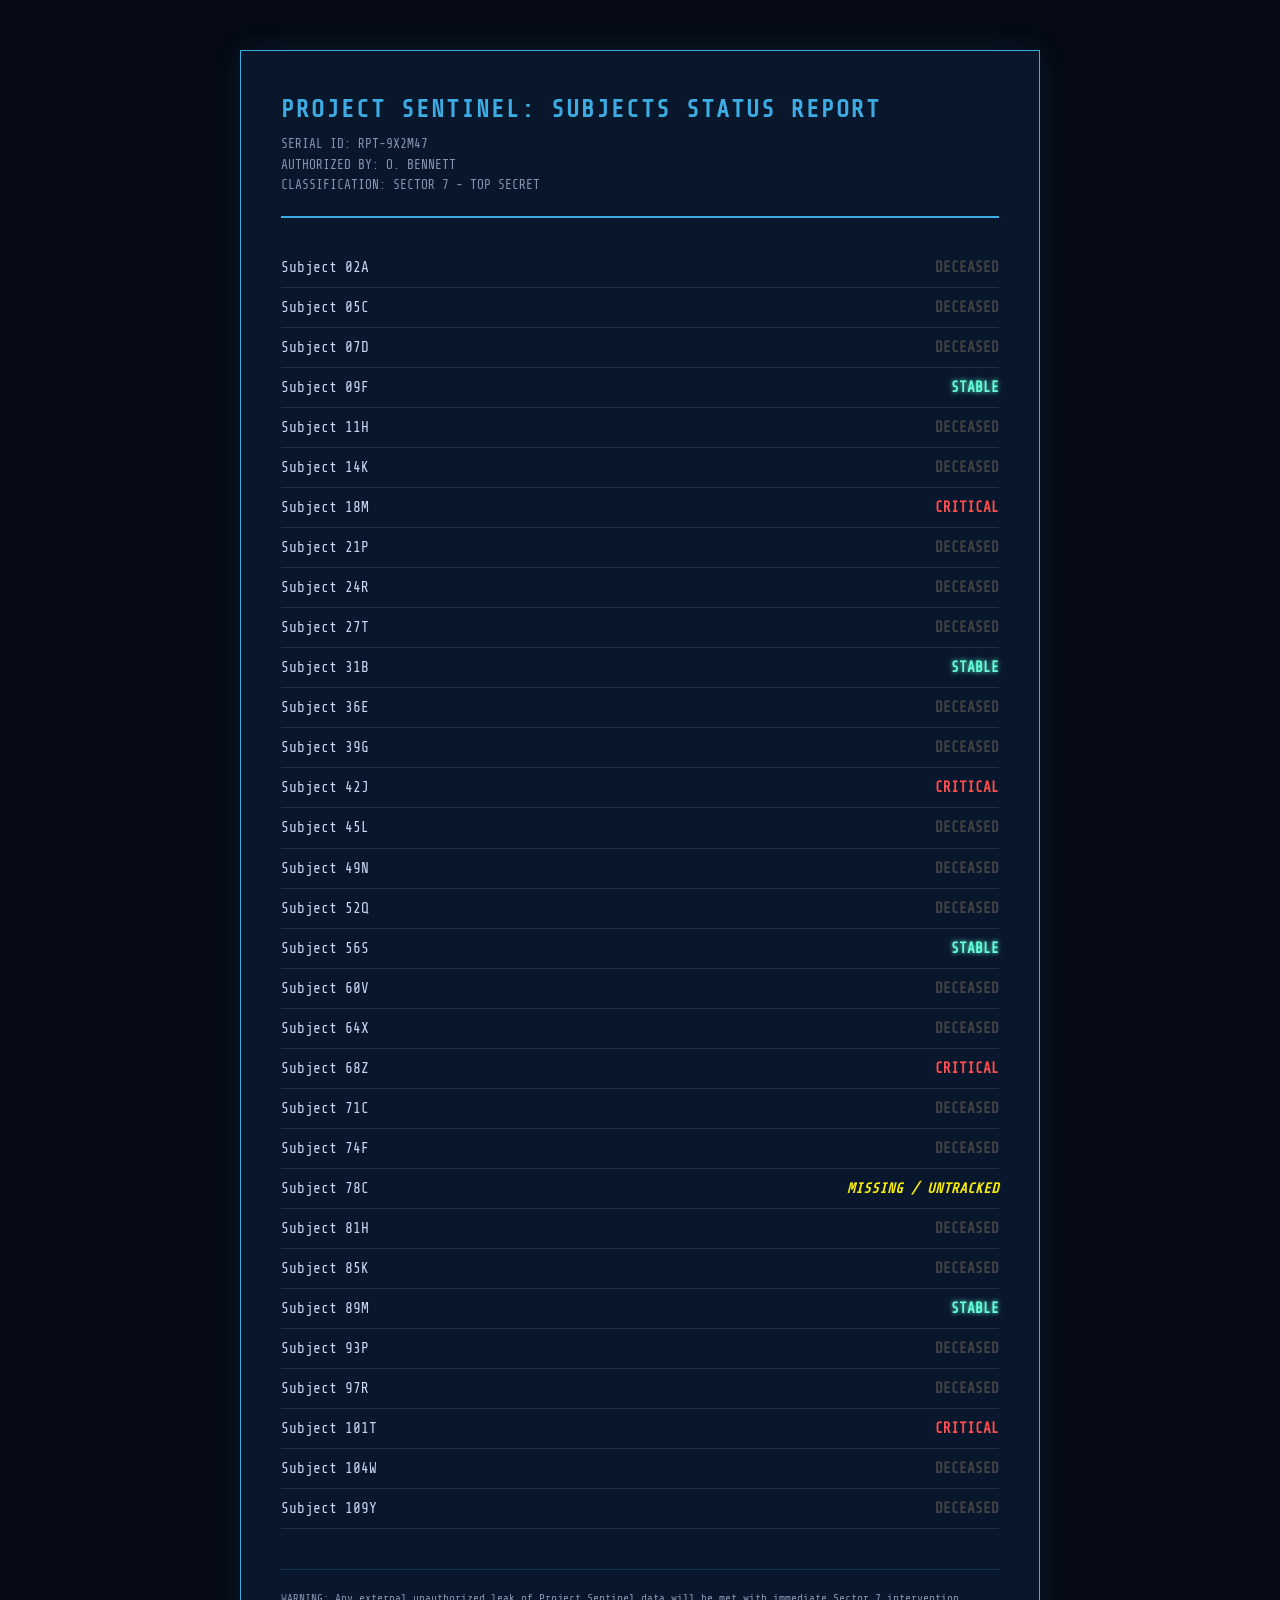
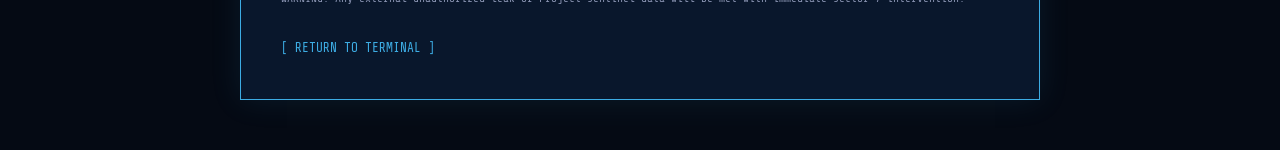
<file: report-sentinel.html>
<!DOCTYPE html>
<html lang="en">
<head>
    <meta charset="UTF-8">
    <meta name="viewport" content="width=device-width, initial-scale=1.0">
    <title>HDI | Project Sentinel Status Report</title>
    <link rel="stylesheet" href="style.css">
    <link href="https://fonts.googleapis.com/css2?family=Montserrat:wght@400;700&family=Share+Tech+Mono&display=swap" rel="stylesheet">
    <style>
        body { background-color: #050a14; color: #ccd6f6; font-family: 'Share Tech Mono', monospace; }
        
        .report-wrapper {
            max-width: 800px;
            margin: 50px auto;
            padding: 40px;
            border: 1px solid #3dace3;
            background: rgba(10, 25, 47, 0.9);
            box-shadow: 0 0 30px rgba(61, 172, 227, 0.1);
            position: relative;
        }

        .header-box {
            border-bottom: 2px solid #3dace3;
            margin-bottom: 30px;
            padding-bottom: 20px;
        }

        h1 { color: #3dace3; font-size: 1.5rem; margin: 0; text-transform: uppercase; letter-spacing: 2px;}
        .metadata { color: #8892b0; font-size: 0.8rem; margin-top: 5px; }

        .subject-table {
            width: 100%;
            border-collapse: collapse;
            z-index: 1;
            position: relative;
        }

        .subject-table tr {
            border-bottom: 1px solid rgba(136, 146, 176, 0.2);
        }

        .subject-table td {
            padding: 8px 0;
            font-size: 0.9rem;
        }

        .status { font-weight: bold; text-align: right; }
        
        /* Status Colors */
        .deceased { color: #444; }
        .stable { color: #64ffda; text-shadow: 0 0 5px #64ffda; }
        .critical { color: #ff4d4d; animation: pulse 2s infinite; }
        .missing { color: #f7eb0a; font-style: italic; }

        @keyframes pulse {
            0% { opacity: 1; }
            50% { opacity: 0.5; }
            100% { opacity: 1; }
        }

        .footer-note {
            margin-top: 40px;
            font-size: 0.7rem;
            color: #8892b0;
            border-top: 1px solid rgba(61, 172, 227, 0.2);
            padding-top: 20px;
        }
    </style>
</head>
<body>

    <div class="report-wrapper">
        <div class="header-box">
            <h1>Project Sentinel: Subjects Status Report</h1>
            <div class="metadata">
                SERIAL ID: RPT-9X2M47 <br>
                AUTHORIZED BY: O. BENNETT <br>
                CLASSIFICATION: SECTOR 7 - TOP SECRET
            </div>
        </div>

        <table class="subject-table">
            <tr><td>Subject 02A</td><td class="status deceased">DECEASED</td></tr>
            <tr><td>Subject 05C</td><td class="status deceased">DECEASED</td></tr>
            <tr><td>Subject 07D</td><td class="status deceased">DECEASED</td></tr>
            <tr><td>Subject 09F</td><td class="status stable">STABLE</td></tr>
            <tr><td>Subject 11H</td><td class="status deceased">DECEASED</td></tr>
            <tr><td>Subject 14K</td><td class="status deceased">DECEASED</td></tr>
            <tr><td>Subject 18M</td><td class="status critical">CRITICAL</td></tr>
            <tr><td>Subject 21P</td><td class="status deceased">DECEASED</td></tr>
            <tr><td>Subject 24R</td><td class="status deceased">DECEASED</td></tr>
            <tr><td>Subject 27T</td><td class="status deceased">DECEASED</td></tr>
            <tr><td>Subject 31B</td><td class="status stable">STABLE</td></tr>
            <tr><td>Subject 36E</td><td class="status deceased">DECEASED</td></tr>
            <tr><td>Subject 39G</td><td class="status deceased">DECEASED</td></tr>
            <tr><td>Subject 42J</td><td class="status critical">CRITICAL</td></tr>
            <tr><td>Subject 45L</td><td class="status deceased">DECEASED</td></tr>
            <tr><td>Subject 49N</td><td class="status deceased">DECEASED</td></tr>
            <tr><td>Subject 52Q</td><td class="status deceased">DECEASED</td></tr>
            <tr><td>Subject 56S</td><td class="status stable">STABLE</td></tr>
            <tr><td>Subject 60V</td><td class="status deceased">DECEASED</td></tr>
            <tr><td>Subject 64X</td><td class="status deceased">DECEASED</td></tr>
            <tr><td>Subject 68Z</td><td class="status critical">CRITICAL</td></tr>
            <tr><td>Subject 71C</td><td class="status deceased">DECEASED</td></tr>
            <tr><td>Subject 74F</td><td class="status deceased">DECEASED</td></tr>
            <tr><td>Subject 78C</td><td class="status missing">MISSING / UNTRACKED</td></tr>
            <tr><td>Subject 81H</td><td class="status deceased">DECEASED</td></tr>
            <tr><td>Subject 85K</td><td class="status deceased">DECEASED</td></tr>
            <tr><td>Subject 89M</td><td class="status stable">STABLE</td></tr>
            <tr><td>Subject 93P</td><td class="status deceased">DECEASED</td></tr>
            <tr><td>Subject 97R</td><td class="status deceased">DECEASED</td></tr>
            <tr><td>Subject 101T</td><td class="status critical">CRITICAL</td></tr>
            <tr><td>Subject 104W</td><td class="status deceased">DECEASED</td></tr>
            <tr><td>Subject 109Y</td><td class="status deceased">DECEASED</td></tr>
        </table>

        <div class="footer-note">
            WARNING: Any external unauthorized leak of Project Sentinel data will be met with immediate Sector 7 intervention. 
        </div>
        
        <a href="dashboard.html" style="color: #3dace3; display: block; margin-top: 30px; text-decoration: none; font-size: 0.8rem;">[ RETURN TO TERMINAL ]</a>
    </div>

</body>
</html>
</file>
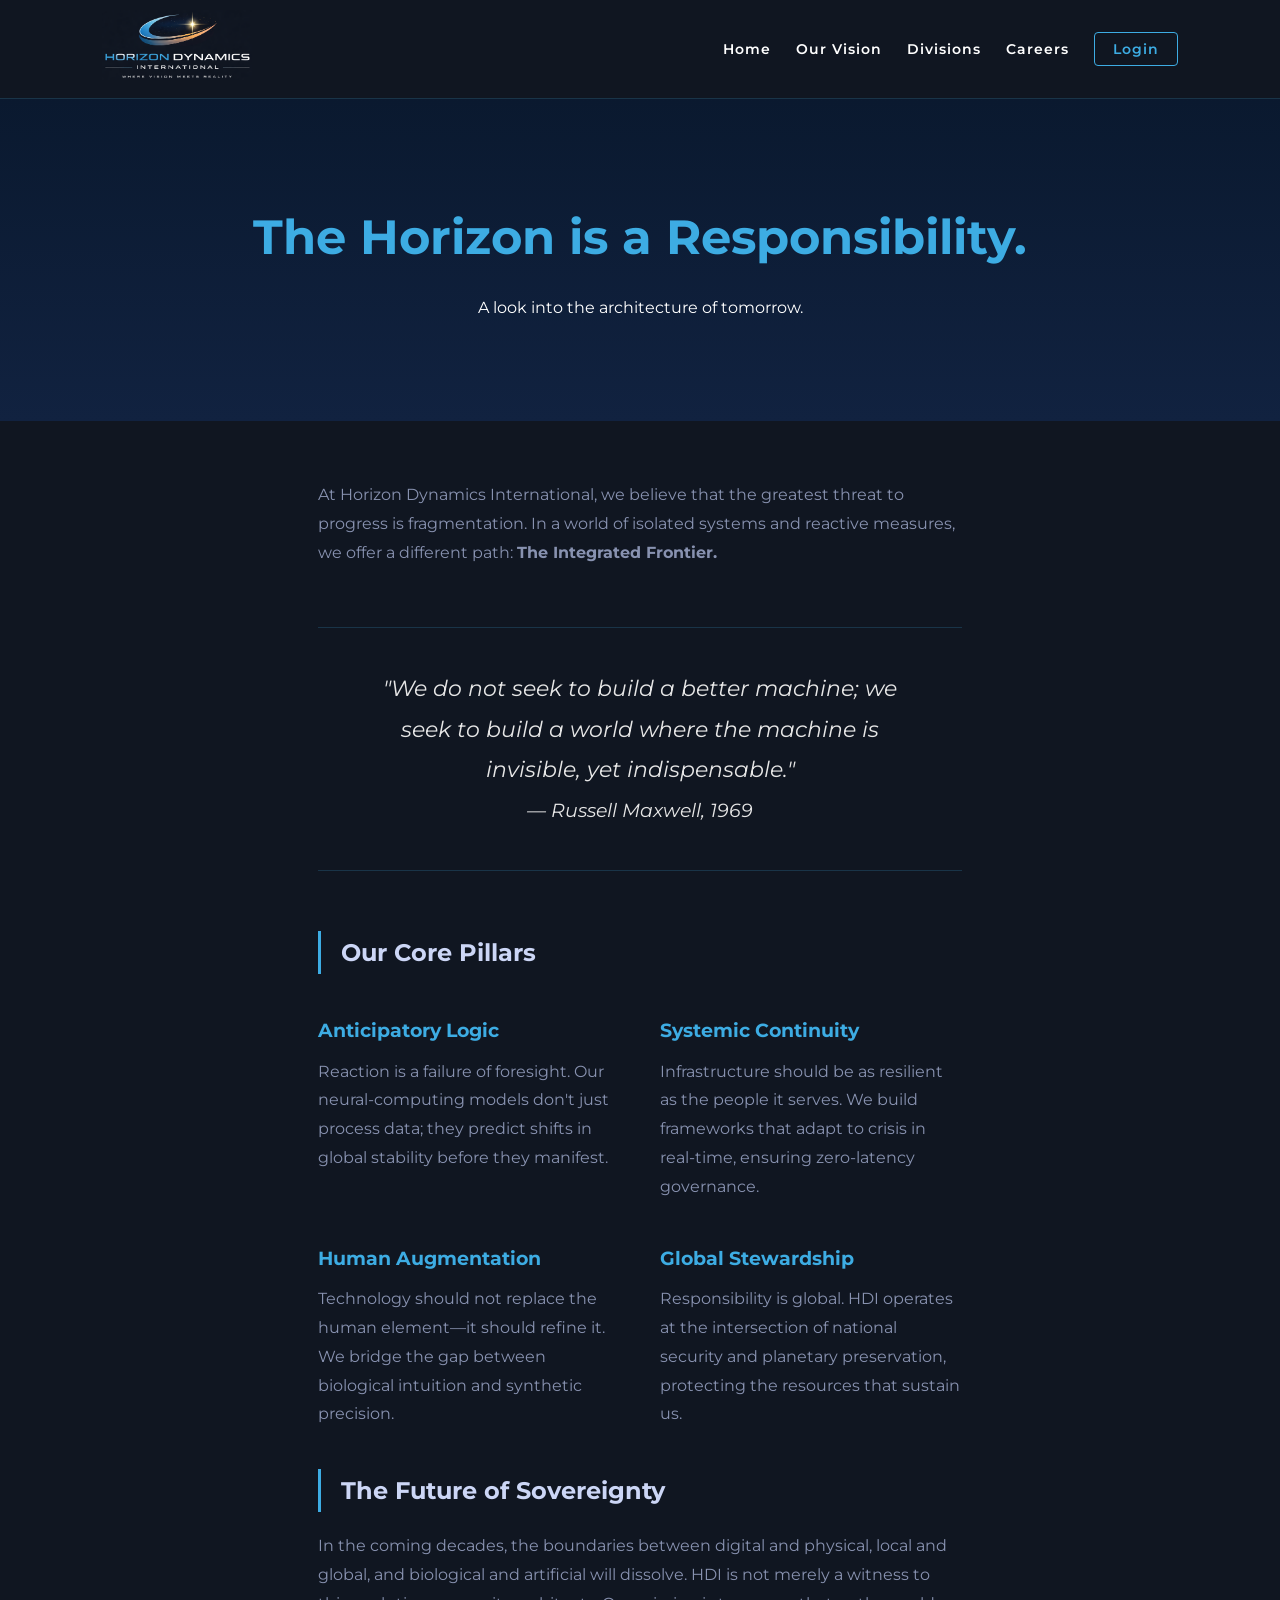
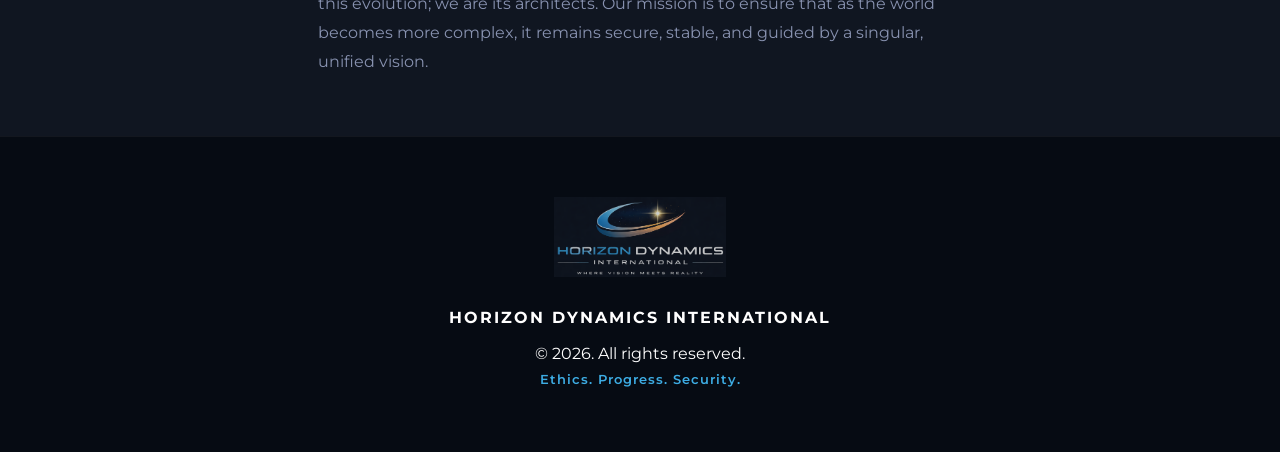
<file: vision.html>
<!DOCTYPE html>
<html lang="en">
<head>
    <meta charset="UTF-8">
    <meta name="viewport" content="width=device-width, initial-scale=1.0">
    <title>HDI | Our Vision</title>
    <link rel="stylesheet" href="style.css">
    <link href="https://fonts.googleapis.com/css2?family=Montserrat:wght@400;600;700&display=swap" rel="stylesheet">
    <style>
        .vision-hero {
            padding: 100px 10%;
            text-align: center;
            background: linear-gradient(180deg, #0a192f 0%, #112240 100%);
        }

        .vision-hero h1 {
            font-size: 3rem;
            color: #3dace3;
            margin-bottom: 20px;
        }

        .vision-content {
            max-width: 900px;
            margin: 0 auto;
            padding: 60px 10%;
            line-height: 1.8;
            color: #8892b0;
        }

        .vision-content h2 {
            color: #ccd6f6;
            margin-top: 40px;
            margin-bottom: 20px;
            border-left: 3px solid #3dace3;
            padding-left: 20px;
        }

        .philosophy-quote {
            font-style: italic;
            font-size: 1.4rem;
            color: #e6e6e6;
            text-align: center;
            margin: 60px 0;
            padding: 40px;
            border-top: 1px solid rgba(61, 172, 227, 0.2);
            border-bottom: 1px solid rgba(61, 172, 227, 0.2);
        }

        .pillar-grid {
            display: grid;
            grid-template-columns: 1fr 1fr;
            gap: 40px;
            margin-top: 40px;
        }

        .pillar h3 {
            color: #3dace3;
            margin-bottom: 10px;
        }
    </style>
</head>
<body>

    <nav>
        <div class="logo-container">
            <a href="index.html">
                <img src="hdi-logo.png" alt="HDI Logo" class="nav-logo-img">
            </a>
        </div>
        <ul>
            <li><a href="index.html">Home</a></li>
            <li><a href="vision.html">Our Vision</a></li>
            <li><a href="divisions.html">Divisions</a></li>
            <li><a href="careers.html">Careers</a></li>
            <li><a href="portal.html" class="login-btn">Login</a></li>
        </ul>
    </nav>

    <header class="vision-hero">
        <h1>The Horizon is a Responsibility.</h1>
        <p>A look into the architecture of tomorrow.</p>
    </header>

    <div class="vision-content">
        <p>At Horizon Dynamics International, we believe that the greatest threat to progress is fragmentation. In a world of isolated systems and reactive measures, we offer a different path: <strong>The Integrated Frontier.</strong></p>

        <div class="philosophy-quote">
            "We do not seek to build a better machine; we seek to build a world where the machine is invisible, yet indispensable." <br>
            <small>— Russell Maxwell, 1969</small>
        </div>

        <h2>Our Core Pillars</h2>
        <div class="pillar-grid">
            <div class="pillar">
                <h3>Anticipatory Logic</h3>
                <p>Reaction is a failure of foresight. Our neural-computing models don't just process data; they predict shifts in global stability before they manifest.</p>
            </div>
            <div class="pillar">
                <h3>Systemic Continuity</h3>
                <p>Infrastructure should be as resilient as the people it serves. We build frameworks that adapt to crisis in real-time, ensuring zero-latency governance.</p>
            </div>
            <div class="pillar">
                <h3>Human Augmentation</h3>
                <p>Technology should not replace the human element—it should refine it. We bridge the gap between biological intuition and synthetic precision.</p>
            </div>
            <div class="pillar">
                <h3>Global Stewardship</h3>
                <p>Responsibility is global. HDI operates at the intersection of national security and planetary preservation, protecting the resources that sustain us.</p>
            </div>
        </div>

        <h2>The Future of Sovereignty</h2>
        <p>In the coming decades, the boundaries between digital and physical, local and global, and biological and artificial will dissolve. HDI is not merely a witness to this evolution; we are its architects. Our mission is to ensure that as the world becomes more complex, it remains secure, stable, and guided by a singular, unified vision.</p>
    </div>

    <footer>
        <img src="hdi-logo.png" alt="HDI Logo" class="footer-logo-img">
        <p class="brand-name">HORIZON DYNAMICS INTERNATIONAL</p>
        <p>&copy; 2026. All rights reserved. <br> 
        <small>Ethics. Progress. Security.</small></p>
    </footer>

</body>
</html>
</file>
<file: style.css>
/* --- Brand Colors (Derived from Logo) --- */
:root {
    --primary-bg: #101621;         /* UPDATED: Matches logo background */
    --accent-blue: #3dace3;        /* Bright cyan from "HORIZON" text */
    --accent-glow: #fff5ca;        /* Subtle warm glow from the starburst */
    --text-main: #ffffff;
    --text-muted: #8892b0;
    --card-bg: #112240;            /* Slightly lighter dark for contrast */
}

/* --- General Reset --- */
* { margin: 0; padding: 0; box-sizing: border-box; }
body { 
    font-family: 'Montserrat', sans-serif; 
    line-height: 1.6; 
    color: var(--text-main); 
    background-color: var(--primary-bg);
    overflow-x: hidden;
}

/* --- Navigation --- */
nav {
    display: flex;
    justify-content: space-between;
    align-items: center;
    padding: 10px 8%; 
    /* Updates the navbar background to match the logo */
    background-color: var(--primary-bg);
    backdrop-filter: blur(10px);
    position: sticky;
    top: 0;
    z-index: 1000;
    border-bottom: 1px solid rgba(61, 172, 227, 0.2);
}

.nav-logo-img {
    height: 70px;
    width: auto;
    transition: transform 0.3s ease;
}

.nav-logo-img:hover {
    transform: scale(1.05);
}

nav ul { display: flex; list-style: none; align-items: center; }
nav ul li { margin-left: 25px; }
nav ul li a { 
    color: var(--text-main); 
    text-decoration: none; 
    font-size: 0.85rem; 
    font-weight: 600;
    letter-spacing: 1px;
    transition: 0.3s; 
}

nav ul li a:hover { color: var(--accent-blue); }

.login-btn { 
    border: 1px solid var(--accent-blue); 
    padding: 8px 18px; 
    border-radius: 4px; 
    color: var(--accent-blue) !important;
}

.login-btn:hover {
    background-color: var(--accent-blue);
    color: var(--primary-bg) !important;
}

/* --- Hero Section --- */
.hero {
    height: 85vh;
    /* Uses the new background color to blend the gradient */
    background: radial-gradient(circle at center, rgba(16, 22, 33, 0.4), var(--primary-bg)),
                url('https://images.unsplash.com/photo-1486406146926-c627a92ad1ab?auto=format&fit=crop&q=80&w=2070');
    background-size: cover;
    background-position: center;
    display: flex;
    align-items: center;
    justify-content: center;
    text-align: center;
}

.hero-content { max-width: 800px; padding: 20px; }

.hero-slogan {
    font-size: 0.9rem;
    color: var(--accent-blue);
    font-weight: 700;
    letter-spacing: 4px;
    margin-bottom: 1rem;
    text-transform: uppercase;
}

.hero-content h1 { 
    font-size: 4rem; 
    margin-bottom: 1.5rem; 
    letter-spacing: -1px;
    line-height: 1.1;
}

.cta { 
    display: inline-block;
    background-color: transparent;
    color: #fff;
    padding: 14px 35px; 
    text-decoration: none; 
    font-weight: bold; 
    border-radius: 2px; 
    border: 1px solid #fff;
    transition: 0.4s;
    margin-top: 20px;
}

.cta:hover { 
    background-color: #fff;
    color: var(--primary-bg);
    box-shadow: 0 0 20px rgba(255,255,255,0.4);
}

/* --- Sections & Cards --- */
.section { padding: 100px 10%; text-align: center; }
.bg-dark { background-color: #0a1421; }

.grid { 
    display: grid; 
    grid-template-columns: repeat(auto-fit, minmax(280px, 1fr)); 
    gap: 30px; 
    margin-top: 50px; 
}

.card { 
    background: var(--card-bg); 
    padding: 40px 30px; 
    border-radius: 4px; 
    border: 1px solid rgba(61, 172, 227, 0.1);
    transition: 0.3s;
    text-align: left;
}

.card:hover {
    transform: translateY(-10px);
    border-color: var(--accent-blue);
    box-shadow: 0 10px 30px rgba(0,0,0,0.5);
}

.card h3 { color: var(--accent-blue); margin-bottom: 15px; }

/* --- Footer --- */
footer { 
    padding: 60px 10%; 
    text-align: center; 
    background: #060b13;
    border-top: 1px solid rgba(255,255,255,0.05);
}

.footer-logo-img { height: 80px; margin-bottom: 20px; opacity: 0.8; }
.brand-name { font-weight: 700; letter-spacing: 2px; margin-bottom: 10px; }
footer small { color: var(--accent-blue); letter-spacing: 1px; font-weight: 600; }
</file>
